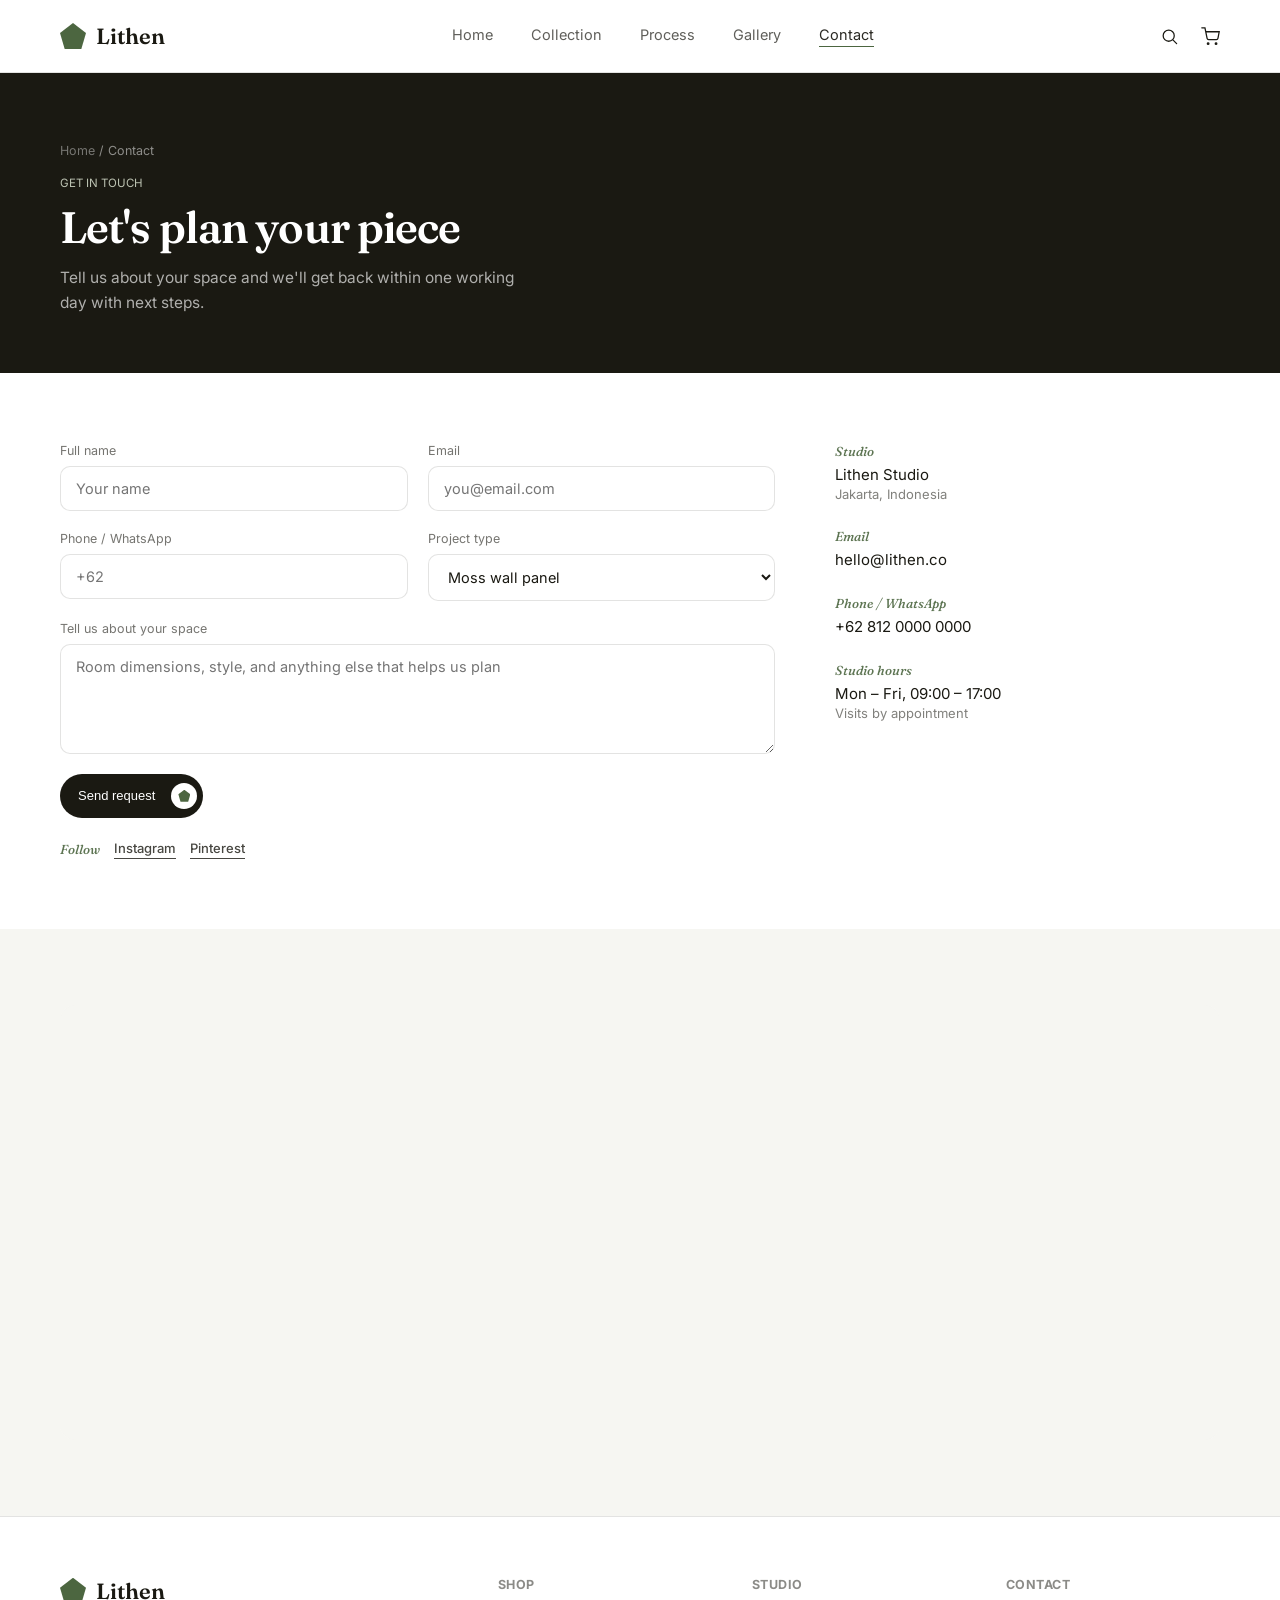
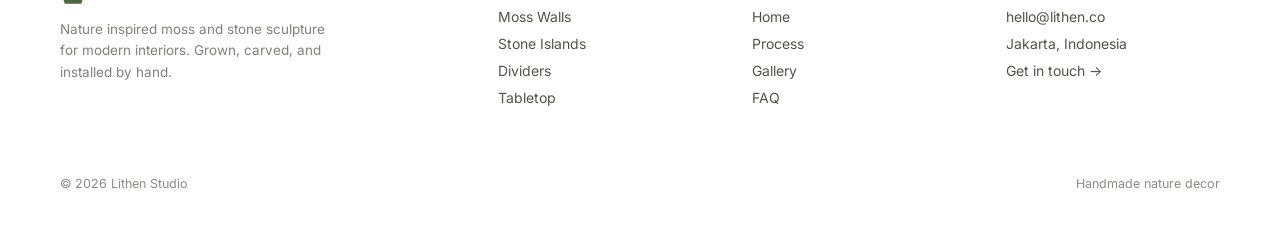
<file: contact.html>
<!DOCTYPE html>
<html lang="en">
<head>
<meta charset="UTF-8">
<meta name="viewport" content="width=device-width, initial-scale=1.0">
<title>Contact — Lithen</title>
<link rel="preconnect" href="https://fonts.googleapis.com">
<link href="https://fonts.googleapis.com/css2?family=Fraunces:opsz,wght@9..144,500;9..144,600;9..144,700;9..144,800&family=Inter:wght@400;500;600;700&family=IBM+Plex+Mono:wght@400;500&display=swap" rel="stylesheet">
<link rel="stylesheet" href="styles.css">
<script src="script.js" defer></script>
</head>
<body>

<header class="site">
  <nav>
    <a class="logo" href="index.html"><div class="logo-mark"></div>Lithen</a>
    <div class="nav-links">
      <a href="index.html">Home</a>
      <a href="collection.html">Collection</a>
      <a href="process.html">Process</a>
      <a href="gallery.html">Gallery</a>
      <a href="contact.html" class="active">Contact</a>
    </div>
    <div class="nav-icons">
      <svg viewBox="0 0 24 24" fill="none" stroke-width="1.6" stroke-linecap="round"><circle cx="11" cy="11" r="7"/><line x1="21" y1="21" x2="16.6" y2="16.6"/></svg>
      <svg viewBox="0 0 24 24" fill="none" stroke-width="1.6" stroke-linecap="round"><circle cx="9" cy="21" r="1"/><circle cx="19" cy="21" r="1"/><path d="M1 1h4l2.7 13.4a2 2 0 0 0 2 1.6h9.7a2 2 0 0 0 2-1.6L23 6H6"/></svg>
    </div>
    <button class="menu-toggle" aria-label="Toggle menu"><span></span><span></span><span></span></button>
  </nav>
</header>

<section class="page-hero bg-dark">
  <div class="wrap">
    <div class="breadcrumb"><a href="index.html">Home</a> / Contact</div>
    <span class="eyebrow">Get in touch</span>
    <h1>Let's plan your piece</h1>
    <p>Tell us about your space and we'll get back within one working day with next steps.</p>
  </div>
</section>

<section class="section-tight">
  <div class="wrap" style="display:grid; grid-template-columns:1.3fr 0.7fr; gap:60px;">
    <form>
      <div class="form-grid">
        <div class="form-field"><label for="name">Full name</label><input id="name" type="text" placeholder="Your name"></div>
        <div class="form-field"><label for="email">Email</label><input id="email" type="email" placeholder="you@email.com"></div>
        <div class="form-field"><label for="phone">Phone / WhatsApp</label><input id="phone" type="tel" placeholder="+62"></div>
        <div class="form-field">
          <label for="type">Project type</label>
          <select id="type">
            <option>Moss wall panel</option>
            <option>Stone sculpture / island</option>
            <option>Room divider</option>
            <option>Tabletop piece</option>
            <option>Custom installation</option>
          </select>
        </div>
        <div class="form-field full"><label for="message">Tell us about your space</label><textarea id="message" placeholder="Room dimensions, style, and anything else that helps us plan"></textarea></div>
      </div>
      <button type="submit" class="btn-pill btn-compact" style="margin-top:20px;">Send request <span class="thumb"></span></button>
      <div style="display:flex; gap:14px; margin-top:22px; align-items:center;">
        <span class="label-tag">Follow</span>
        <a href="#" class="btn-outline" style="font-size:13px;">Instagram</a>
        <a href="#" class="btn-outline" style="font-size:13px;">Pinterest</a>
      </div>
    </form>

    <div class="contact-info-list">
      <div class="item"><span class="label-tag">Studio</span><p>Lithen Studio</p><p class="sub">Jakarta, Indonesia</p></div>
      <div class="item"><span class="label-tag">Email</span><p>hello@lithen.co</p></div>
      <div class="item"><span class="label-tag">Phone / WhatsApp</span><p>+62 812 0000 0000</p></div>
      <div class="item"><span class="label-tag">Studio hours</span><p>Mon – Fri, 09:00 – 17:00</p><p class="sub">Visits by appointment</p></div>
    </div>
  </div>
</section>

<section class="bg-alt">
  <div class="wrap">
    <div class="img-photo" style="aspect-ratio:16/6;">
      <iframe style="border:0; width:100%; height:100%;" loading="lazy"
        src="https://www.openstreetmap.org/export/embed.html?bbox=106.7758%2C-6.2624%2C106.9158%2C-6.1524&layer=mapnik&marker=-6.2088%2C106.8456"
        title="Lithen studio location in Jakarta, Indonesia"></iframe>
    </div>
  </div>
</section>

<footer class="site">
  <div class="wrap">
    <div class="footer-grid">
      <div class="footer-brand">
        <div class="logo"><div class="logo-mark"></div>Lithen</div>
        <p>Nature inspired moss and stone sculpture for modern interiors. Grown, carved, and installed by hand.</p>
      </div>
      <div><h4>Shop</h4><a href="collection.html">Moss Walls</a><a href="collection.html">Stone Islands</a><a href="collection.html">Dividers</a><a href="collection.html">Tabletop</a></div>
      <div><h4>Studio</h4><a href="index.html">Home</a><a href="process.html">Process</a><a href="gallery.html">Gallery</a><a href="faq.html">FAQ</a></div>
      <div><h4>Contact</h4><p>hello@lithen.co</p><p>Jakarta, Indonesia</p><a href="contact.html">Get in touch →</a></div>
    </div>
    <div class="footer-bottom"><span>© 2026 Lithen Studio</span><span>Handmade nature decor</span></div>
  </div>
</footer>

</body>
</html>
</file>
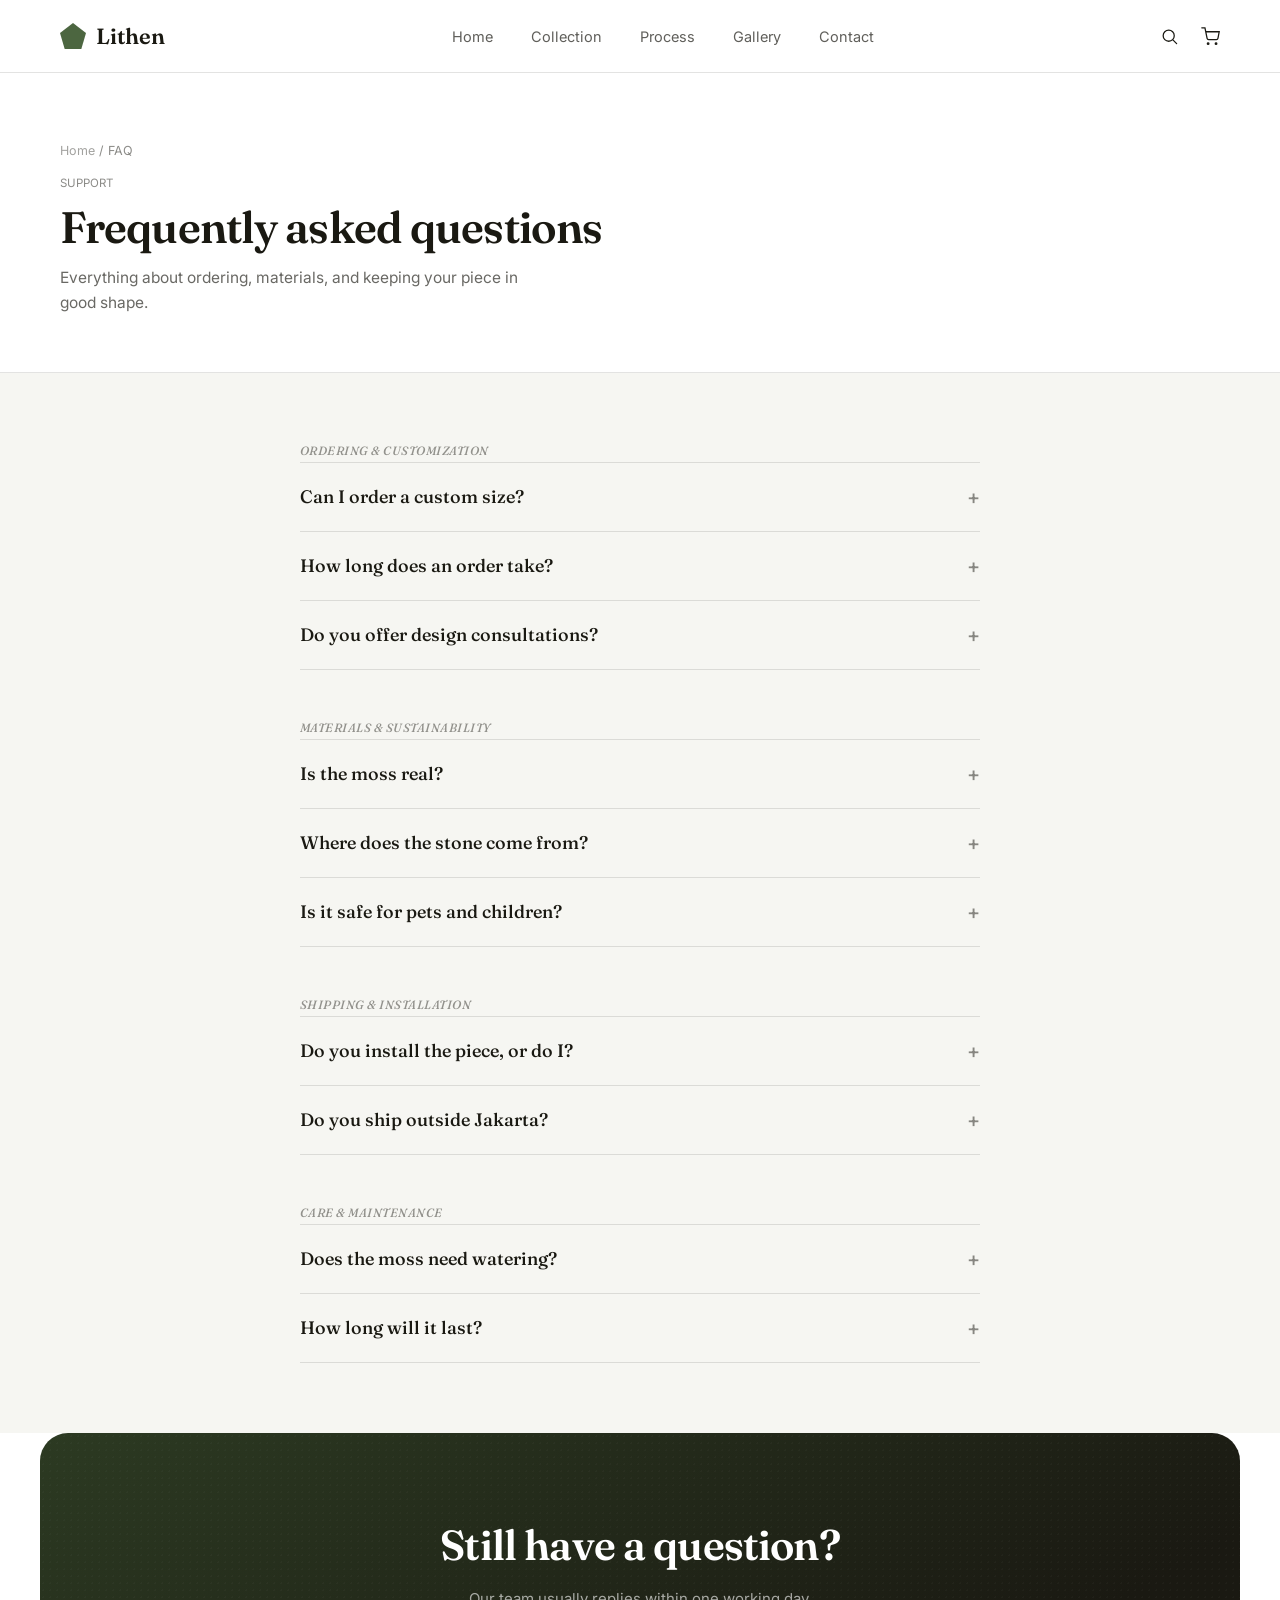
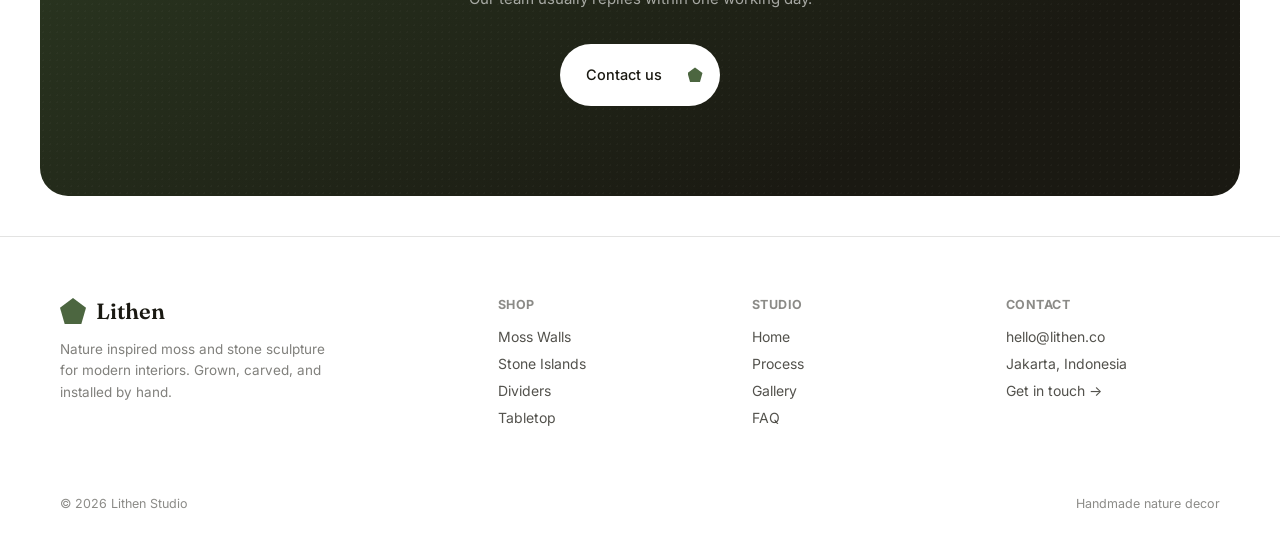
<file: faq.html>
<!DOCTYPE html>
<html lang="en">
<head>
<meta charset="UTF-8">
<meta name="viewport" content="width=device-width, initial-scale=1.0">
<title>FAQ — Lithen</title>
<link rel="preconnect" href="https://fonts.googleapis.com">
<link href="https://fonts.googleapis.com/css2?family=Fraunces:opsz,wght@9..144,500;9..144,600;9..144,700;9..144,800&family=Inter:wght@400;500;600;700&family=IBM+Plex+Mono:wght@400;500&display=swap" rel="stylesheet">
<link rel="stylesheet" href="styles.css">
<script src="script.js" defer></script>
</head>
<body>

<header class="site">
  <nav>
    <a class="logo" href="index.html"><div class="logo-mark"></div>Lithen</a>
    <div class="nav-links">
      <a href="index.html">Home</a>
      <a href="collection.html">Collection</a>
      <a href="process.html">Process</a>
      <a href="gallery.html">Gallery</a>
      <a href="contact.html">Contact</a>
    </div>
    <div class="nav-icons">
      <svg viewBox="0 0 24 24" fill="none" stroke-width="1.6" stroke-linecap="round"><circle cx="11" cy="11" r="7"/><line x1="21" y1="21" x2="16.6" y2="16.6"/></svg>
      <svg viewBox="0 0 24 24" fill="none" stroke-width="1.6" stroke-linecap="round"><circle cx="9" cy="21" r="1"/><circle cx="19" cy="21" r="1"/><path d="M1 1h4l2.7 13.4a2 2 0 0 0 2 1.6h9.7a2 2 0 0 0 2-1.6L23 6H6"/></svg>
    </div>
    <button class="menu-toggle" aria-label="Toggle menu"><span></span><span></span><span></span></button>
  </nav>
</header>

<section class="page-hero">
  <div class="wrap">
    <div class="breadcrumb"><a href="index.html">Home</a> / FAQ</div>
    <span class="eyebrow">Support</span>
    <h1>Frequently asked questions</h1>
    <p>Everything about ordering, materials, and keeping your piece in good shape.</p>
  </div>
</section>

<section class="section-tight bg-alt">
  <div class="wrap" style="max-width:760px;">

    <div class="faq-category mono">Ordering &amp; customization</div>
    <div class="faq-list">
      <details class="faq-item">
        <summary>Can I order a custom size?</summary>
        <p>Yes — most of our larger pieces are made to fit a specific wall or alcove. Send your dimensions through the contact page and a consultant will reply within three working days.</p>
      </details>
      <details class="faq-item">
        <summary>How long does an order take?</summary>
        <p>Standard collection pieces ship in 2–3 weeks. Custom installations typically take 4–8 weeks depending on size and complexity.</p>
      </details>
      <details class="faq-item">
        <summary>Do you offer design consultations?</summary>
        <p>Yes, both in-studio and on-site. A consultant will review your space, lighting, and layout before recommending a piece.</p>
      </details>
    </div>

    <div class="faq-category mono">Materials &amp; sustainability</div>
    <div class="faq-list">
      <details class="faq-item">
        <summary>Is the moss real?</summary>
        <p>Yes. It's real reindeer moss, preserved through a natural glycerin process so it stays soft and green without soil, water, or sunlight.</p>
      </details>
      <details class="faq-item">
        <summary>Where does the stone come from?</summary>
        <p>All stone is quarried from renewable, managed sources in Indonesia and finished in our studio — never from protected land.</p>
      </details>
      <details class="faq-item">
        <summary>Is it safe for pets and children?</summary>
        <p>Yes. Preserved moss and sealed stone contain no soil, pesticides, or toxins, and are safe in homes with pets and children.</p>
      </details>
    </div>

    <div class="faq-category mono">Shipping &amp; installation</div>
    <div class="faq-list">
      <details class="faq-item">
        <summary>Do you install the piece, or do I?</summary>
        <p>Our installation team handles all wall-mounted and freestanding pieces on site. Tabletop pieces ship ready to place.</p>
      </details>
      <details class="faq-item">
        <summary>Do you ship outside Jakarta?</summary>
        <p>Yes, we ship across Indonesia. Larger installations may require an on-site visit, which we'll schedule with you in advance.</p>
      </details>
    </div>

    <div class="faq-category mono">Care &amp; maintenance</div>
    <div class="faq-list">
      <details class="faq-item">
        <summary>Does the moss need watering?</summary>
        <p>No — never water it. Preserved moss draws no moisture, and watering will damage the piece. See our full care guide on the Process page.</p>
      </details>
      <details class="faq-item">
        <summary>How long will it last?</summary>
        <p>With normal indoor conditions, moss keeps its colour and softness for 5+ years, and stone forms are effectively permanent.</p>
      </details>
    </div>

  </div>
</section>

<section class="cta">
  <div class="wrap">
    <h2>Still have a question?</h2>
    <p>Our team usually replies within one working day.</p>
    <a href="contact.html" class="btn-pill">Contact us <span class="thumb"></span></a>
  </div>
</section>

<footer class="site">
  <div class="wrap">
    <div class="footer-grid">
      <div class="footer-brand">
        <div class="logo"><div class="logo-mark"></div>Lithen</div>
        <p>Nature inspired moss and stone sculpture for modern interiors. Grown, carved, and installed by hand.</p>
      </div>
      <div><h4>Shop</h4><a href="collection.html">Moss Walls</a><a href="collection.html">Stone Islands</a><a href="collection.html">Dividers</a><a href="collection.html">Tabletop</a></div>
      <div><h4>Studio</h4><a href="index.html">Home</a><a href="process.html">Process</a><a href="gallery.html">Gallery</a><a href="faq.html">FAQ</a></div>
      <div><h4>Contact</h4><p>hello@lithen.co</p><p>Jakarta, Indonesia</p><a href="contact.html">Get in touch →</a></div>
    </div>
    <div class="footer-bottom"><span>© 2026 Lithen Studio</span><span>Handmade nature decor</span></div>
  </div>
</footer>

</body>
</html>
</file>
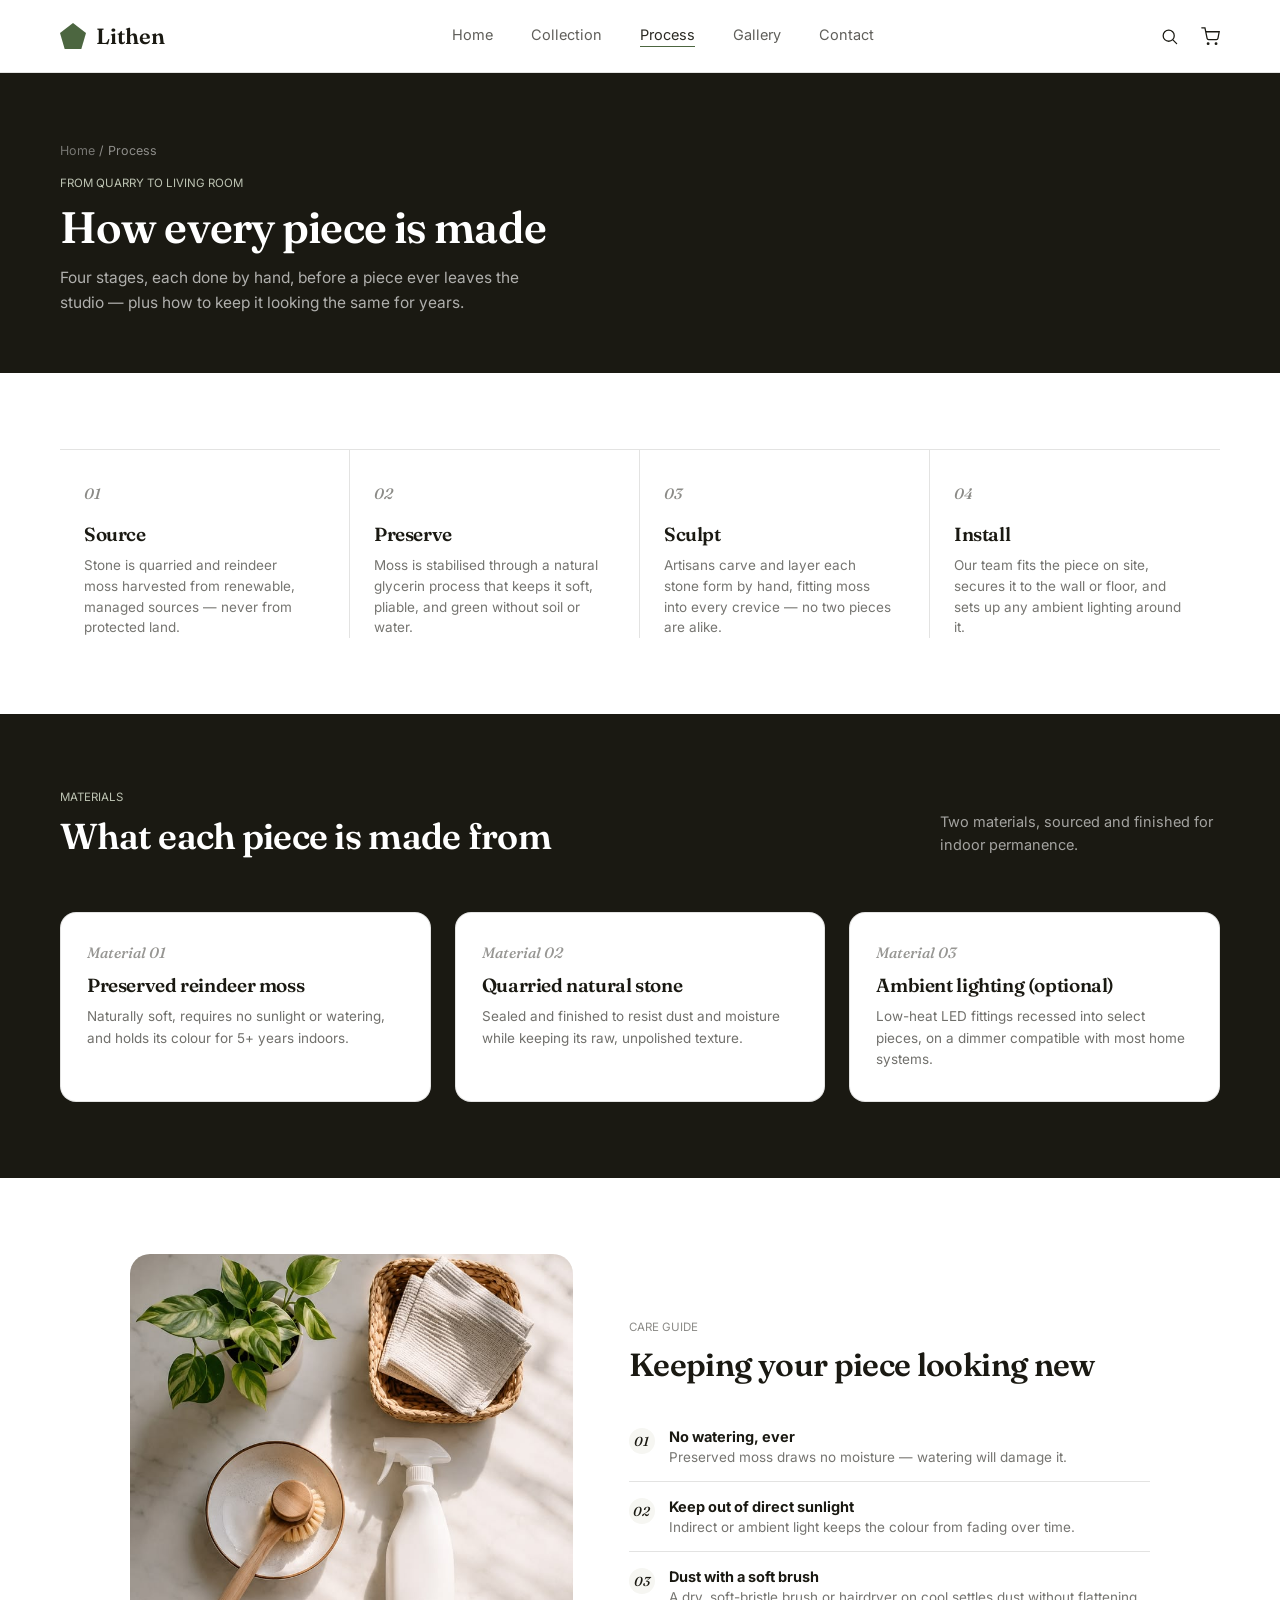
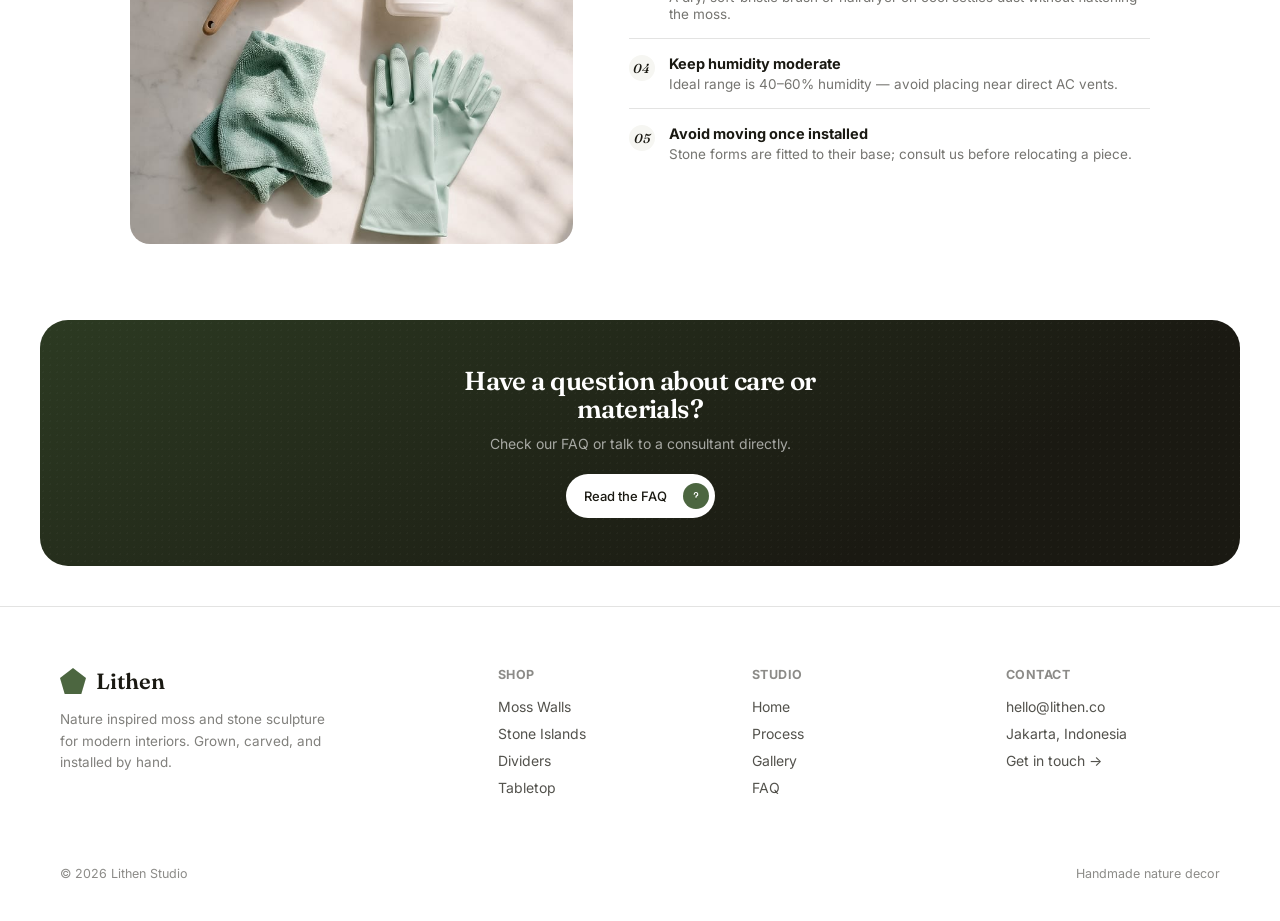
<file: process.html>
<!DOCTYPE html>
<html lang="en">
<head>
<meta charset="UTF-8">
<meta name="viewport" content="width=device-width, initial-scale=1.0">
<title>Process &amp; Care — Lithen</title>
<link rel="preconnect" href="https://fonts.googleapis.com">
<link href="https://fonts.googleapis.com/css2?family=Fraunces:opsz,wght@9..144,500;9..144,600;9..144,700;9..144,800&family=Inter:wght@400;500;600;700&family=IBM+Plex+Mono:wght@400;500&display=swap" rel="stylesheet">
<link rel="stylesheet" href="styles.css">
<script src="script.js" defer></script>
</head>
<body>

<header class="site">
  <nav>
    <a class="logo" href="index.html"><div class="logo-mark"></div>Lithen</a>
    <div class="nav-links">
      <a href="index.html">Home</a>
      <a href="collection.html">Collection</a>
      <a href="process.html" class="active">Process</a>
      <a href="gallery.html">Gallery</a>
      <a href="contact.html">Contact</a>
    </div>
    <div class="nav-icons">
      <svg viewBox="0 0 24 24" fill="none" stroke-width="1.6" stroke-linecap="round"><circle cx="11" cy="11" r="7"/><line x1="21" y1="21" x2="16.6" y2="16.6"/></svg>
      <svg viewBox="0 0 24 24" fill="none" stroke-width="1.6" stroke-linecap="round"><circle cx="9" cy="21" r="1"/><circle cx="19" cy="21" r="1"/><path d="M1 1h4l2.7 13.4a2 2 0 0 0 2 1.6h9.7a2 2 0 0 0 2-1.6L23 6H6"/></svg>
    </div>
    <button class="menu-toggle" aria-label="Toggle menu"><span></span><span></span><span></span></button>
  </nav>
</header>

<section class="page-hero bg-dark">
  <div class="wrap">
    <div class="breadcrumb"><a href="index.html">Home</a> / Process</div>
    <span class="eyebrow">From quarry to living room</span>
    <h1>How every piece is made</h1>
    <p>Four stages, each done by hand, before a piece ever leaves the studio — plus how to keep it looking the same for years.</p>
  </div>
</section>

<section>
  <div class="wrap">
    <div class="process-grid">
      <div class="process-step">
        <span class="idx mono">01</span>
        <h3>Source</h3>
        <p>Stone is quarried and reindeer moss harvested from renewable, managed sources — never from protected land.</p>
      </div>
      <div class="process-step">
        <span class="idx mono">02</span>
        <h3>Preserve</h3>
        <p>Moss is stabilised through a natural glycerin process that keeps it soft, pliable, and green without soil or water.</p>
      </div>
      <div class="process-step">
        <span class="idx mono">03</span>
        <h3>Sculpt</h3>
        <p>Artisans carve and layer each stone form by hand, fitting moss into every crevice — no two pieces are alike.</p>
      </div>
      <div class="process-step">
        <span class="idx mono">04</span>
        <h3>Install</h3>
        <p>Our team fits the piece on site, secures it to the wall or floor, and sets up any ambient lighting around it.</p>
      </div>
    </div>
  </div>
</section>

<section class="bg-dark">
  <div class="wrap">
    <div class="section-head">
      <div><span class="eyebrow">Materials</span><h2>What each piece is made from</h2></div>
      <p>Two materials, sourced and finished for indoor permanence.</p>
    </div>
    <div class="materials-scroll">
      <div class="card-grid-3 materials-grid">
        <div class="info-card">
          <span class="mono">Material 01</span>
          <h3>Preserved reindeer moss</h3>
          <p>Naturally soft, requires no sunlight or watering, and holds its colour for 5+ years indoors.</p>
        </div>
        <div class="info-card">
          <span class="mono">Material 02</span>
          <h3>Quarried natural stone</h3>
          <p>Sealed and finished to resist dust and moisture while keeping its raw, unpolished texture.</p>
        </div>
        <div class="info-card">
          <span class="mono">Material 03</span>
          <h3>Ambient lighting (optional)</h3>
          <p>Low-heat LED fittings recessed into select pieces, on a dimmer compatible with most home systems.</p>
        </div>
      </div>
      <button class="scroll-hint scroll-hint-left" aria-label="Show previous material" type="button">
        <svg viewBox="0 0 24 24" fill="none" stroke-width="2" stroke-linecap="round" stroke-linejoin="round"><path d="M15 6l-6 6 6 6"/></svg>
      </button>
      <button class="scroll-hint scroll-hint-right" aria-label="Show next material" type="button">
        <svg viewBox="0 0 24 24" fill="none" stroke-width="2" stroke-linecap="round" stroke-linejoin="round"><path d="M9 6l6 6-6 6"/></svg>
      </button>
    </div>
  </div>
</section>

<section>
  <div class="wrap care-guide-wrap">
    <div class="care-guide-img">
      <img src="[data-uri]" alt="Cleaning supplies laid out on a marble counter: a plant, cloths, a brush, spray bottle, and gloves">
    </div>
    <div class="care-guide-text">
      <span class="eyebrow">Care guide</span>
      <h2 style="font-size:32px; margin-bottom:30px;">Keeping your piece looking new</h2>
      <ul class="check-list">
        <li><div class="num-badge">01</div><div><strong>No watering, ever</strong><span>Preserved moss draws no moisture — watering will damage it.</span></div></li>
        <li><div class="num-badge">02</div><div><strong>Keep out of direct sunlight</strong><span>Indirect or ambient light keeps the colour from fading over time.</span></div></li>
        <li><div class="num-badge">03</div><div><strong>Dust with a soft brush</strong><span>A dry, soft-bristle brush or hairdryer on cool settles dust without flattening the moss.</span></div></li>
        <li><div class="num-badge">04</div><div><strong>Keep humidity moderate</strong><span>Ideal range is 40–60% humidity — avoid placing near direct AC vents.</span></div></li>
        <li><div class="num-badge">05</div><div><strong>Avoid moving once installed</strong><span>Stone forms are fitted to their base; consult us before relocating a piece.</span></div></li>
      </ul>
    </div>
  </div>
</section>

<section class="cta cta-compact">
  <div class="wrap">
    <h2>Have a question about care or materials?</h2>
    <p>Check our FAQ or talk to a consultant directly.</p>
    <a href="faq.html" class="btn-pill btn-compact">Read the FAQ
      <span class="icon-circle">
        <svg viewBox="0 0 24 24" fill="none" stroke-width="2" stroke-linecap="round" stroke-linejoin="round"><path d="M9 9a3 3 0 1 1 4 2.8c-.7.3-1 .9-1 1.5V14"/><circle cx="12" cy="17.5" r="0.6" fill="currentColor" stroke="none"/></svg>
      </span>
    </a>
  </div>
</section>

<footer class="site">
  <div class="wrap">
    <div class="footer-grid">
      <div class="footer-brand">
        <div class="logo"><div class="logo-mark"></div>Lithen</div>
        <p>Nature inspired moss and stone sculpture for modern interiors. Grown, carved, and installed by hand.</p>
      </div>
      <div><h4>Shop</h4><a href="collection.html">Moss Walls</a><a href="collection.html">Stone Islands</a><a href="collection.html">Dividers</a><a href="collection.html">Tabletop</a></div>
      <div><h4>Studio</h4><a href="index.html">Home</a><a href="process.html">Process</a><a href="gallery.html">Gallery</a><a href="faq.html">FAQ</a></div>
      <div><h4>Contact</h4><p>hello@lithen.co</p><p>Jakarta, Indonesia</p><a href="contact.html">Get in touch →</a></div>
    </div>
    <div class="footer-bottom"><span>© 2026 Lithen Studio</span><span>Handmade nature decor</span></div>
  </div>
</footer>

</body>
</html>
</file>
<file: styles.css>
@import url('https://fonts.googleapis.com/css2?family=Fraunces:opsz,wght@9..144,500;9..144,600;9..144,700;9..144,800&family=Inter:wght@400;500;600;700&family=IBM+Plex+Mono:wght@400;500&display=swap');

:root{
  --stone-50:#FFFFFF;
  --stone-100:#F6F6F2;
  --stone-200:#EFEEE7;
  --stone-800:#2B2A24;
  --stone-900:#1A1912;
  --moss-700:#3C5030;
  --moss-600:#4C6640;
  --moss-300:#9BAE8C;
  --clay-400:#B7A47F;
  --card:#FFFFFF;
  --line:rgba(26,25,18,0.12);
}
*{box-sizing:border-box; margin:0; padding:0;}
html{scroll-behavior:smooth;}
body{
  background:var(--stone-50);
  color:var(--stone-900);
  font-family:'Inter', sans-serif;
  -webkit-font-smoothing:antialiased;
  overflow-x:hidden;
}
h1,h2,h3{
  font-family:'Fraunces', serif;
  font-weight:600;
  letter-spacing:-0.02em;
  line-height:1.05;
}
.accent{ color:var(--moss-600); font-style:normal; font-weight:800; }
.mono{ font-family:'Fraunces', serif; font-style:italic; font-weight:500; letter-spacing:0.01em; }
a{ color:inherit; text-decoration:none; }
img{ max-width:100%; display:block; }
.wrap{ max-width:1240px; margin:0 auto; padding:0 40px; }

/* ---------- NAV ---------- */
header.site{
  position:sticky; top:0; z-index:50;
  background:rgba(255,255,255,0.85);
  backdrop-filter:blur(10px);
  border-bottom:1px solid var(--line);
}
nav{
  display:flex; align-items:center; justify-content:space-between;
  padding:22px 40px;
  max-width:1240px; margin:0 auto;
}
.logo{
  display:flex; align-items:center; gap:10px;
  font-family:'Fraunces', serif; font-size:22px; font-weight:600;
}
.logo-mark{
  width:26px; height:26px;
  background:var(--moss-600);
  clip-path: polygon(50% 0%, 100% 38%, 82% 100%, 18% 100%, 0% 38%);
  flex-shrink:0;
}
.nav-links{ display:flex; gap:38px; }
.nav-links a{
  font-size:14.5px; color:var(--stone-800); opacity:0.75;
  transition:opacity .2s;
}
.nav-links a:hover, .nav-links a.active{ opacity:1; }
.nav-links a.active{ border-bottom:1px solid var(--moss-600); padding-bottom:3px; }
.nav-icons{ display:flex; align-items:center; gap:22px; }
.nav-icons svg{ width:19px; height:19px; stroke:var(--stone-900); }
.menu-toggle{
  display:none; flex-direction:column; justify-content:center; align-items:center;
  gap:5px; width:32px; height:32px;
  background:none; border:none; cursor:pointer; padding:0; margin-left:6px;
}
.menu-toggle span{
  width:20px; height:1.5px; background:var(--stone-900); display:block; border-radius:2px;
  transition:transform .25s ease, opacity .2s ease;
  transform-origin:center;
}
.menu-toggle.active span:nth-child(1){ transform:translateY(6.5px) rotate(45deg); }
.menu-toggle.active span:nth-child(2){ opacity:0; }
.menu-toggle.active span:nth-child(3){ transform:translateY(-6.5px) rotate(-45deg); }

/* ---------- ORGANIC DIVIDER (signature) ---------- */
.divider{
  height:56px; width:100%;
  background:var(--stone-900);
  -webkit-mask-image:url("data:image/svg+xml;utf8,<svg xmlns='http://www.w3.org/2000/svg' viewBox='0 0 1200 60' preserveAspectRatio='none'><path d='M0,40 L40,30 L90,45 L150,15 L210,38 L260,10 L330,32 L400,20 L470,42 L540,12 L610,36 L680,22 L750,44 L820,18 L890,40 L960,26 L1030,46 L1100,20 L1160,38 L1200,28 L1200,60 L0,60 Z'/></svg>");
  mask-image:url("data:image/svg+xml;utf8,<svg xmlns='http://www.w3.org/2000/svg' viewBox='0 0 1200 60' preserveAspectRatio='none'><path d='M0,40 L40,30 L90,45 L150,15 L210,38 L260,10 L330,32 L400,20 L470,42 L540,12 L610,36 L680,22 L750,44 L820,18 L890,40 L960,26 L1030,46 L1100,20 L1160,38 L1200,28 L1200,60 L0,60 Z'/></svg>");
  -webkit-mask-size:100% 100%; mask-size:100% 100%;
}

/* ---------- PAGE HERO (sub-pages) ---------- */
.page-hero{ padding:70px 0 56px; border-bottom:1px solid var(--line); }
.breadcrumb{ font-size:12.5px; opacity:0.5; margin-bottom:18px; }
.breadcrumb a{ opacity:0.8; }
.page-hero h1{ font-size:44px; max-width:640px; margin-bottom:16px; }
.page-hero p{ font-size:15.5px; opacity:0.65; max-width:460px; line-height:1.6; }

/* ---------- IMAGE PLACEHOLDER ---------- */
.img-placeholder{
  position:relative;
  border-radius:16px;
  background:var(--stone-100);
  border:1px dashed rgba(26,25,18,0.22);
  display:flex; align-items:center; justify-content:center;
  overflow:hidden;
}
.img-placeholder .ph-label{
  font-size:11px; opacity:0.4; text-align:center; padding:10px;
  letter-spacing:0.03em;
}
.img-placeholder svg{ width:26px; height:26px; opacity:0.28; stroke:var(--stone-900); margin-bottom:8px; }
.ph-inner{ display:flex; flex-direction:column; align-items:center; }

/* ---------- REAL PHOTO FRAME ---------- */
.img-photo{
  position:relative;
  border-radius:16px;
  overflow:hidden;
  background:var(--stone-100);
}
.img-photo img{ width:100%; height:100%; object-fit:cover; display:block; }

/* ---------- BUTTONS ---------- */
.btn-pill{
  background:var(--stone-900); color:var(--stone-50);
  border-radius:100px; padding:14px 8px 14px 26px;
  display:inline-flex; align-items:center; gap:16px;
  width:fit-content; max-width:100%;
  font-size:14.5px; font-weight:500;
  transition:transform .25s ease;
  border:none; cursor:pointer;
}
.btn-pill:hover{ transform:translateY(-2px); }
.btn-pill .thumb{
  width:34px; height:34px; border-radius:50%;
  background:var(--stone-50);
  overflow:hidden; flex-shrink:0;
  display:flex; align-items:center; justify-content:center;
  position:relative;
}
.btn-pill .thumb::before{
  content:"";
  width:15px; height:15px;
  background:var(--moss-600);
  clip-path: polygon(50% 0%, 100% 38%, 82% 100%, 18% 100%, 0% 38%);
}
.btn-outline{
  font-size:14px; font-weight:500; opacity:0.8;
  border-bottom:1px solid var(--stone-900); padding-bottom:2px;
  display:inline-block;
}
.pill{
  border:1px solid var(--line); border-radius:100px;
  padding:8px 18px; font-size:13px; opacity:0.85;
  background:var(--card);
}
.btn-compact{
  padding:9px 6px 9px 18px !important; font-size:13px !important;
}
.btn-compact .thumb{ width:26px !important; height:26px !important; }
.btn-compact .thumb::before{ width:12px !important; height:12px !important; }
.label-tag{
  font-family:'Fraunces', serif; font-style:italic; font-weight:500;
  font-size:13px; color:var(--moss-600); opacity:0.9;
}

/* ---------- SECTION HEAD ---------- */
.eyebrow{ font-size:11.5px; text-transform:uppercase; opacity:0.5; margin-bottom:14px; display:block; }
.section-head{
  display:flex; justify-content:space-between; align-items:flex-end;
  margin-bottom:56px; gap:30px;
}
.section-head h2{ font-size:36px; max-width:520px; }
.section-head p{ font-size:14.5px; opacity:0.6; max-width:280px; line-height:1.55; }
section{ padding:76px 0; }
.section-tight{ padding:70px 0; }
.bg-alt{ background:var(--stone-100); }
.bg-dark{ background:var(--stone-900); color:var(--stone-50); }
.bg-dark .accent{ color:#B7C8A3; }
.bg-dark .eyebrow{ color:#cfd6c4; opacity:0.9; }
.bg-dark .pill{ background:transparent; border-color:rgba(255,255,255,0.2); }
.bg-dark .num{ color:var(--stone-50); }
.bg-dark .lbl{ color:var(--stone-50); opacity:0.55; }
.bg-dark .img-placeholder{ border-color:rgba(255,255,255,0.25) !important; background:rgba(255,255,255,0.04) !important; }
.bg-dark .img-placeholder svg{ stroke:#fff !important; }
.bg-dark .ph-label{ color:#fff !important; opacity:0.4 !important; }
.bg-dark h2{ color:var(--stone-50); }
.bg-dark .btn-pill{ background:var(--stone-50); color:var(--stone-900); }
.bg-dark .btn-pill .thumb{ background:var(--stone-50); }
.bg-dark .info-card, .bg-dark .info-card *{ color:var(--stone-900); }
.bg-dark .info-card p{ opacity:0.62; }
.bg-dark .info-card .mono{ opacity:0.45; }

/* ---------- VALUE / INFO CARDS ---------- */
.card-grid-3{ display:grid; grid-template-columns:repeat(3,1fr); gap:24px; }
.card-grid-4{ display:grid; grid-template-columns:repeat(4,1fr); gap:20px; }
.materials-scroll{ position:relative; }
.materials-grid{
  scrollbar-width:none; -ms-overflow-style:none;
}
.materials-grid::-webkit-scrollbar{ display:none; }
.scroll-hint{
  display:none; position:absolute; top:50%; transform:translateY(-50%);
  width:34px; height:34px; border-radius:50%; background:var(--stone-50);
  align-items:center; justify-content:center; box-shadow:0 6px 18px rgba(0,0,0,0.18);
  border:none; cursor:pointer; opacity:0; pointer-events:none;
  transition:opacity .2s ease;
}
.scroll-hint.is-visible{ opacity:1; pointer-events:auto; }
.scroll-hint-right{ right:6px; }
.scroll-hint-left{ left:6px; }
.scroll-hint svg{ width:16px; height:16px; stroke:var(--stone-900); }
.info-card{
  background:var(--card); border:1px solid var(--line); border-radius:16px; padding:30px 26px;
}
.info-card .mono, .process-step .idx{
  font-family:'Fraunces', serif; font-style:italic; font-weight:500; letter-spacing:0;
}
.info-card .mono{ font-size:15px; opacity:0.5; display:block; margin-bottom:14px; text-transform:none; }
.info-card h3{ font-size:19px; margin-bottom:10px; }
.info-card p{ font-size:13.5px; opacity:0.62; line-height:1.6; }

/* ---------- SPECIMEN / PRODUCT CARDS ---------- */
.specimen-grid{ display:grid; grid-template-columns:repeat(4,1fr); gap:20px; }
.specimen{
  background:var(--card); border:1px solid var(--line);
  border-radius:18px; overflow:hidden;
  transition:transform .3s ease, box-shadow .3s ease;
}
.specimen:hover{ transform:translateY(-6px); box-shadow:0 18px 40px rgba(26,25,18,0.08); }
.specimen-art{ aspect-ratio:1/1.05; position:relative; }
.specimen-art .tag{
  position:absolute; bottom:10px; left:10px;
  background:rgba(26,25,18,0.75); color:var(--stone-50);
  font-size:9.5px; padding:5px 9px; border-radius:5px; letter-spacing:0.06em; z-index:2;
}
.specimen-info{ padding:16px 16px 20px; }
.specimen-info h3{ font-size:17px; font-weight:500; margin-bottom:4px; }
.specimen-info p{ font-size:12.5px; opacity:0.55; margin-bottom:8px; }
.specimen-info .price{ font-size:13px; font-weight:600; opacity:0.8; }

/* ---------- TABS ---------- */
.tabs{ display:flex; gap:10px; flex-wrap:wrap; margin-bottom:44px; }
.tab{
  border:1px solid var(--line); border-radius:100px; padding:9px 20px;
  font-size:13px; opacity:0.7;
}
.tab.active{ background:var(--stone-900); color:var(--stone-50); opacity:1; border-color:var(--stone-900); }

/* ---------- PROCESS STEPS ---------- */
.process-grid{ display:grid; grid-template-columns:repeat(4,1fr); gap:0; border-top:1px solid var(--line); }
.process-step{ padding:34px 24px 0; border-right:1px solid var(--line); }
.process-step:last-child{ border-right:none; }
.process-step .idx{ font-size:15px; opacity:0.5; margin-bottom:22px; display:block; }
.process-step h3{ font-size:19px; margin-bottom:10px; }
.process-step p{ font-size:13.5px; opacity:0.6; line-height:1.55; max-width:230px; }

/* ---------- STAT ROW ---------- */
.stat-row{ display:flex; gap:48px; flex-wrap:wrap; }
.stat-row .num{ font-family:'Fraunces',serif; font-size:34px; }
.stat-row .lbl{ font-size:12px; opacity:0.55; margin-top:4px; max-width:120px; line-height:1.3;}

/* ---------- LIST / CARE GUIDE ---------- */
.check-list{ list-style:none; }
.check-list li{
  display:flex; gap:14px; padding:16px 0; border-bottom:1px solid var(--line);
  font-size:14.5px; align-items:flex-start;
}
.check-list li:last-child{ border-bottom:none; }
.check-list .num-badge{
  width:26px; height:26px; border-radius:50%; background:var(--stone-100);
  display:flex; align-items:center; justify-content:center; flex-shrink:0;
  font-size:13px; font-family:'Fraunces',serif; font-style:italic; font-weight:500;
}
.check-list strong{ display:block; margin-bottom:3px; }
.check-list span{ opacity:0.6; font-size:13.5px; }

/* ---------- CARE GUIDE (desktop image beside text) ---------- */
.care-guide-wrap{ max-width:760px; }
.care-guide-img{ display:none; }
@media (min-width:901px){
  .care-guide-wrap{
    max-width:1100px; display:grid; grid-template-columns:0.85fr 1fr;
    gap:56px; align-items:center;
  }
  .care-guide-img{
    display:block; border-radius:20px; overflow:hidden; aspect-ratio:3/4;
    position:sticky; top:110px;
  }
  .care-guide-img img{ width:100%; height:100%; object-fit:cover; }
}

/* ---------- FAQ (details/summary) ---------- */
.faq-list{ border-top:1px solid var(--line); }
.faq-item{ border-bottom:1px solid var(--line); padding:22px 0; }
.faq-item summary{
  cursor:pointer; list-style:none; display:flex; justify-content:space-between;
  align-items:center; font-family:'Fraunces',serif; font-size:18px; font-weight:500;
}
.faq-item summary::-webkit-details-marker{ display:none; }
.faq-item summary::after{
  content:"+"; font-family:'Inter',sans-serif; font-size:20px; opacity:0.5; flex-shrink:0; margin-left:20px;
}
.faq-item[open] summary::after{ content:"–"; }
.faq-item p{ margin-top:14px; font-size:14px; opacity:0.65; line-height:1.65; max-width:600px; }
.faq-category{ font-size:12px; opacity:0.45; margin:50px 0 4px; text-transform:uppercase; letter-spacing:0.04em; }
.faq-category:first-child{ margin-top:0; }

/* ---------- FORM ---------- */
.form-grid{ display:grid; grid-template-columns:1fr 1fr; gap:20px; }
.form-field{ display:flex; flex-direction:column; gap:8px; }
.form-field.full{ grid-column:1 / -1; }
.form-field label{ font-size:12.5px; opacity:0.6; }
.form-field input, .form-field select, .form-field textarea{
  border:1px solid var(--line); border-radius:10px; padding:13px 15px;
  font-family:'Inter',sans-serif; font-size:14.5px; background:var(--card); color:var(--stone-900);
}
.form-field textarea{ resize:vertical; min-height:110px; }
.form-field input:focus, .form-field textarea:focus, .form-field select:focus{
  outline:2px solid var(--moss-600); outline-offset:1px;
}

/* ---------- CONTACT INFO ---------- */
.contact-info-list{ display:flex; flex-direction:column; gap:26px; }
.contact-info-list .item .label-tag{ display:block; margin-bottom:6px; }
.contact-info-list .item p{ font-size:15px; }
.contact-info-list .item p.sub{ font-size:13px; opacity:0.55; margin-top:2px; }

/* ---------- CTA BLOCK ---------- */
.cta{
  margin:0 40px 40px; border-radius:28px;
  background:linear-gradient(150deg,#2c3a22,#1a1912 75%);
  color:var(--stone-50);
  padding:90px 60px; text-align:center; position:relative; overflow:hidden;
}
.cta::before{
  content:""; position:absolute; inset:0;
  background-image: radial-gradient(rgba(255,255,255,0.05) 1px, transparent 1px);
  background-size:7px 7px; opacity:0.5;
}
.cta h2{ font-size:42px; max-width:560px; margin:0 auto 22px; position:relative; color:var(--stone-50); }
.cta p{ opacity:0.6; font-size:15px; margin-bottom:36px; position:relative; }
.cta .btn-pill{ display:inline-flex; margin:0 auto; position:relative; background:var(--stone-50); color:var(--stone-900); }
.cta-compact{ padding:48px 40px; }
.cta-compact h2{ font-size:26px; max-width:420px; margin-bottom:12px; }
.cta-compact p{ font-size:14px; margin-bottom:22px; }
.icon-circle{
  width:26px; height:26px; border-radius:50%; background:var(--moss-600);
  display:flex; align-items:center; justify-content:center; flex-shrink:0;
}
.icon-circle svg{ width:14px; height:14px; stroke:var(--stone-50); }

/* ---------- GALLERY MASONRY ---------- */
.masonry{ column-count:3; column-gap:20px; }
.masonry .img-placeholder, .masonry .img-photo{ margin-bottom:20px; break-inside:avoid; width:100%; }

/* ---------- FOOTER ---------- */
footer.site{ padding:60px 0 40px; border-top:1px solid var(--line); }
.footer-grid{ display:grid; grid-template-columns:1.3fr 0.7fr 0.7fr 0.7fr; gap:40px; margin-bottom:60px; }
.footer-grid h4{ font-size:12.5px; text-transform:uppercase; opacity:0.5; margin-bottom:16px; letter-spacing:0.04em; }
.footer-grid a, .footer-grid p{ font-size:14px; opacity:0.75; display:block; margin-bottom:10px; }
.footer-brand p{ font-size:13.5px; opacity:0.55; max-width:280px; line-height:1.6; margin-top:14px; }
.footer-bottom{ display:flex; justify-content:space-between; font-size:12.5px; opacity:0.5; }

@media (max-width: 900px){
  .wrap{ padding:0 22px; }
  nav{ padding:16px 22px; position:relative; }
  .nav-icons{ gap:14px; }
  .menu-toggle{ display:flex; }
  .nav-links{
    display:none; position:absolute; top:100%; left:0; right:0; z-index:60;
    background:var(--stone-50); flex-direction:column; gap:0;
    border-bottom:1px solid var(--line); box-shadow:0 16px 30px rgba(26,25,18,0.12);
  }
  .nav-links.open{ display:flex; }
  .nav-links a{
    padding:15px 22px; border-bottom:1px solid var(--line); opacity:0.85; font-size:15px;
  }
  .nav-links a.active{ border-bottom:1px solid var(--line); }
  .card-grid-3, .card-grid-4, .specimen-grid, .process-grid{ grid-template-columns:repeat(2,1fr); }
  .process-step{ border-right:none; border-bottom:1px solid var(--line); padding-bottom:30px; margin-bottom:10px; }
  .page-hero h1{ font-size:32px; }
  .cta{ margin:0 16px 40px; padding:60px 26px; }
  .cta h2{ font-size:30px; }
  .footer-grid{ grid-template-columns:1fr 1fr; }
  .section-head{ flex-direction:column; align-items:flex-start; }
  .form-grid{ grid-template-columns:1fr; }
  .masonry{ column-count:2; column-gap:12px; }
  .masonry .img-placeholder, .masonry .img-photo{ margin-bottom:12px; }
  section{ padding:64px 0; }

  /* any inline two-column layout stacks into one column on mobile */
  [style*="grid-template-columns"]{
    grid-template-columns:1fr !important;
    gap:24px !important;
  }
  /* images inside those stacked sections get a sensible landscape ratio instead of being squeezed */
  [style*="grid-template-columns"] > .img-photo,
  [style*="grid-template-columns"] > .img-placeholder{
    aspect-ratio:16/10 !important;
    width:100% !important;
  }
  .stat-row{
    flex-wrap:nowrap; gap:14px; justify-content:space-between;
  }
  .stat-row .num{ font-size:24px; }
  .stat-row .lbl{ font-size:10.5px; max-width:80px; }
  .story-grid > .img-photo{ order:2; }
  .materials-grid{
    display:flex !important; overflow-x:auto; scroll-snap-type:x mandatory;
    gap:14px; padding-bottom:4px; -webkit-overflow-scrolling:touch;
  }
  .materials-grid .info-card{ flex:0 0 80%; scroll-snap-align:start; }
  .scroll-hint{ display:flex; }
}

/* ---------- SCROLL REVEAL ---------- */
.reveal{
  opacity:0; transform:translateY(32px) scale(0.97);
  transition:opacity .65s cubic-bezier(0.16,1,0.3,1), transform .65s cubic-bezier(0.16,1,0.3,1);
}
.reveal.visible{ opacity:1; transform:translateY(0) scale(1); }
.card-grid-3 .reveal:nth-child(2), .specimen-grid .reveal:nth-child(2){ transition-delay:.09s; }
.card-grid-3 .reveal:nth-child(3), .specimen-grid .reveal:nth-child(3){ transition-delay:.18s; }
.specimen-grid .reveal:nth-child(4){ transition-delay:.27s; }
.process-grid .reveal:nth-child(2){ transition-delay:.09s; }
.process-grid .reveal:nth-child(3){ transition-delay:.18s; }
.process-grid .reveal:nth-child(4){ transition-delay:.27s; }
@media (prefers-reduced-motion: reduce){
  .reveal{ opacity:1; transform:none; transition:none; }
}

/* ---------- HERO LOAD-IN ---------- */
.hero-visual, .hero-copy > *{
  opacity:0; transform:translateY(18px);
  transition:opacity .8s cubic-bezier(0.16,1,0.3,1), transform .8s cubic-bezier(0.16,1,0.3,1);
}
.hero-visual{ transform:translateX(-16px) translateY(0); }
body.loaded .hero-visual{ opacity:1; transform:translateX(0) translateY(0); }
body.loaded .hero-copy > *{ opacity:1; transform:translateY(0); }
body.loaded .hero-copy > *:nth-child(1){ transition-delay:.12s; }
body.loaded .hero-copy > *:nth-child(2){ transition-delay:.2s; }
body.loaded .hero-copy > *:nth-child(3){ transition-delay:.28s; }
body.loaded .hero-copy > *:nth-child(4){ transition-delay:.36s; }
body.loaded .hero-copy > *:nth-child(5){ transition-delay:.44s; }
body.loaded .hero-copy > *:nth-child(6){ transition-delay:.5s; }
@media (prefers-reduced-motion: reduce){
  .hero-visual, .hero-copy > *{ opacity:1; transform:none; transition:none; }
}

/* ---------- MICRO INTERACTIONS ---------- */
.specimen, .info-card{ transition:transform .35s cubic-bezier(0.16,1,0.3,1), box-shadow .35s ease; }
.specimen:hover{ transform:translateY(-4px); }
.img-photo img{ transition:transform .6s cubic-bezier(0.16,1,0.3,1); }
.specimen:hover .img-photo img{ transform:scale(1.06); }
.nav-links a{ position:relative; }
.nav-links a::after{
  content:""; position:absolute; left:0; bottom:-2px; width:0; height:1px;
  background:var(--moss-600); transition:width .25s ease;
}
.nav-links a:hover::after{ width:100%; }
.logo-mark{ transition:transform .4s cubic-bezier(0.34,1.56,0.64,1); }
.logo:hover .logo-mark{ transform:rotate(72deg) scale(1.08); }
.btn-pill{ transition:transform .25s cubic-bezier(0.34,1.56,0.64,1), box-shadow .25s ease; }
.btn-pill:hover{ transform:translateY(-2px) scale(1.015); box-shadow:0 10px 24px rgba(26,25,18,0.16); }
.btn-pill:active{ transform:translateY(0) scale(0.98); }
.btn-pill .thumb{ transition:transform .35s cubic-bezier(0.34,1.56,0.64,1); }
.btn-pill:hover .thumb{ transform:rotate(-18deg); }
.pill{ transition:transform .2s ease, background .2s ease; }
.pill:hover{ transform:translateY(-2px); }
.faq-item summary{ transition:opacity .2s ease; }
.faq-item summary:hover{ opacity:0.6; }

@media (prefers-reduced-motion: reduce){ *{ transition:none !important; animation:none !important; } }
a:focus-visible, button:focus-visible{ outline:2px solid var(--moss-600); outline-offset:3px; }
</file>
